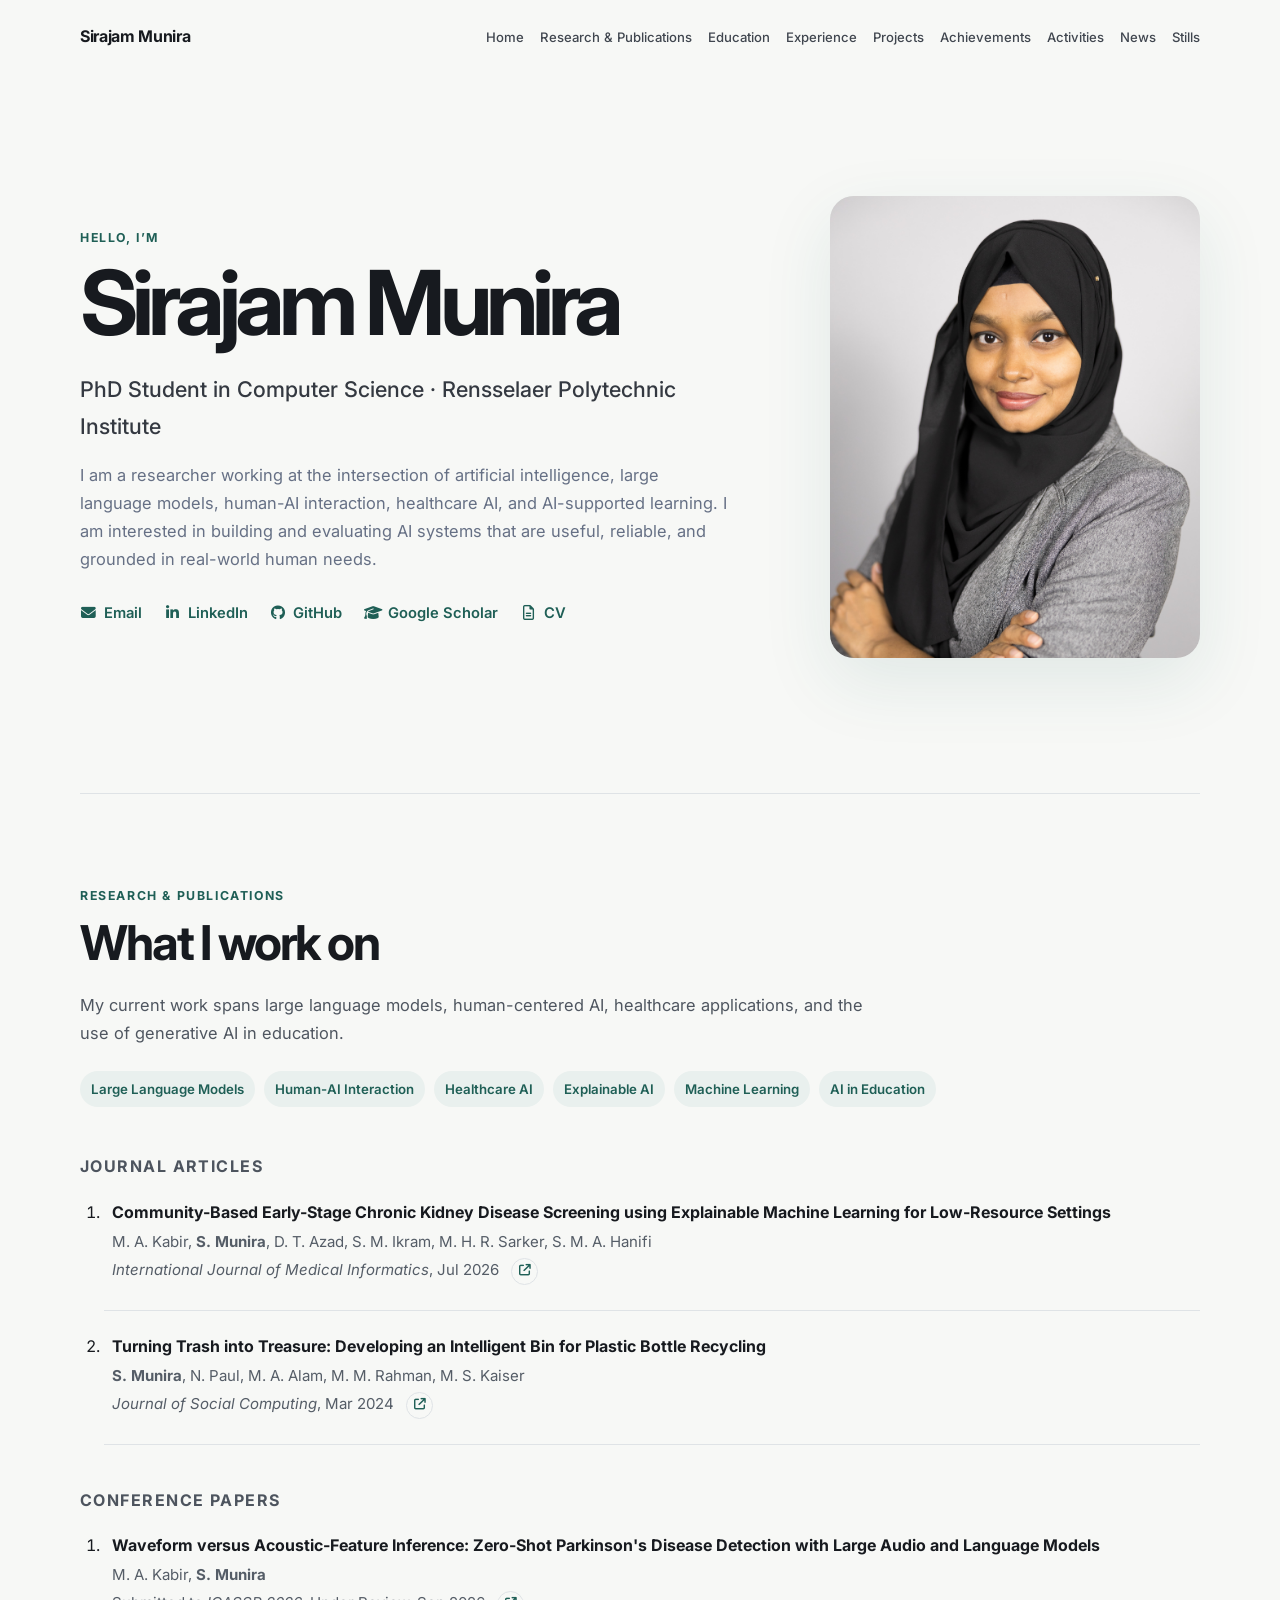
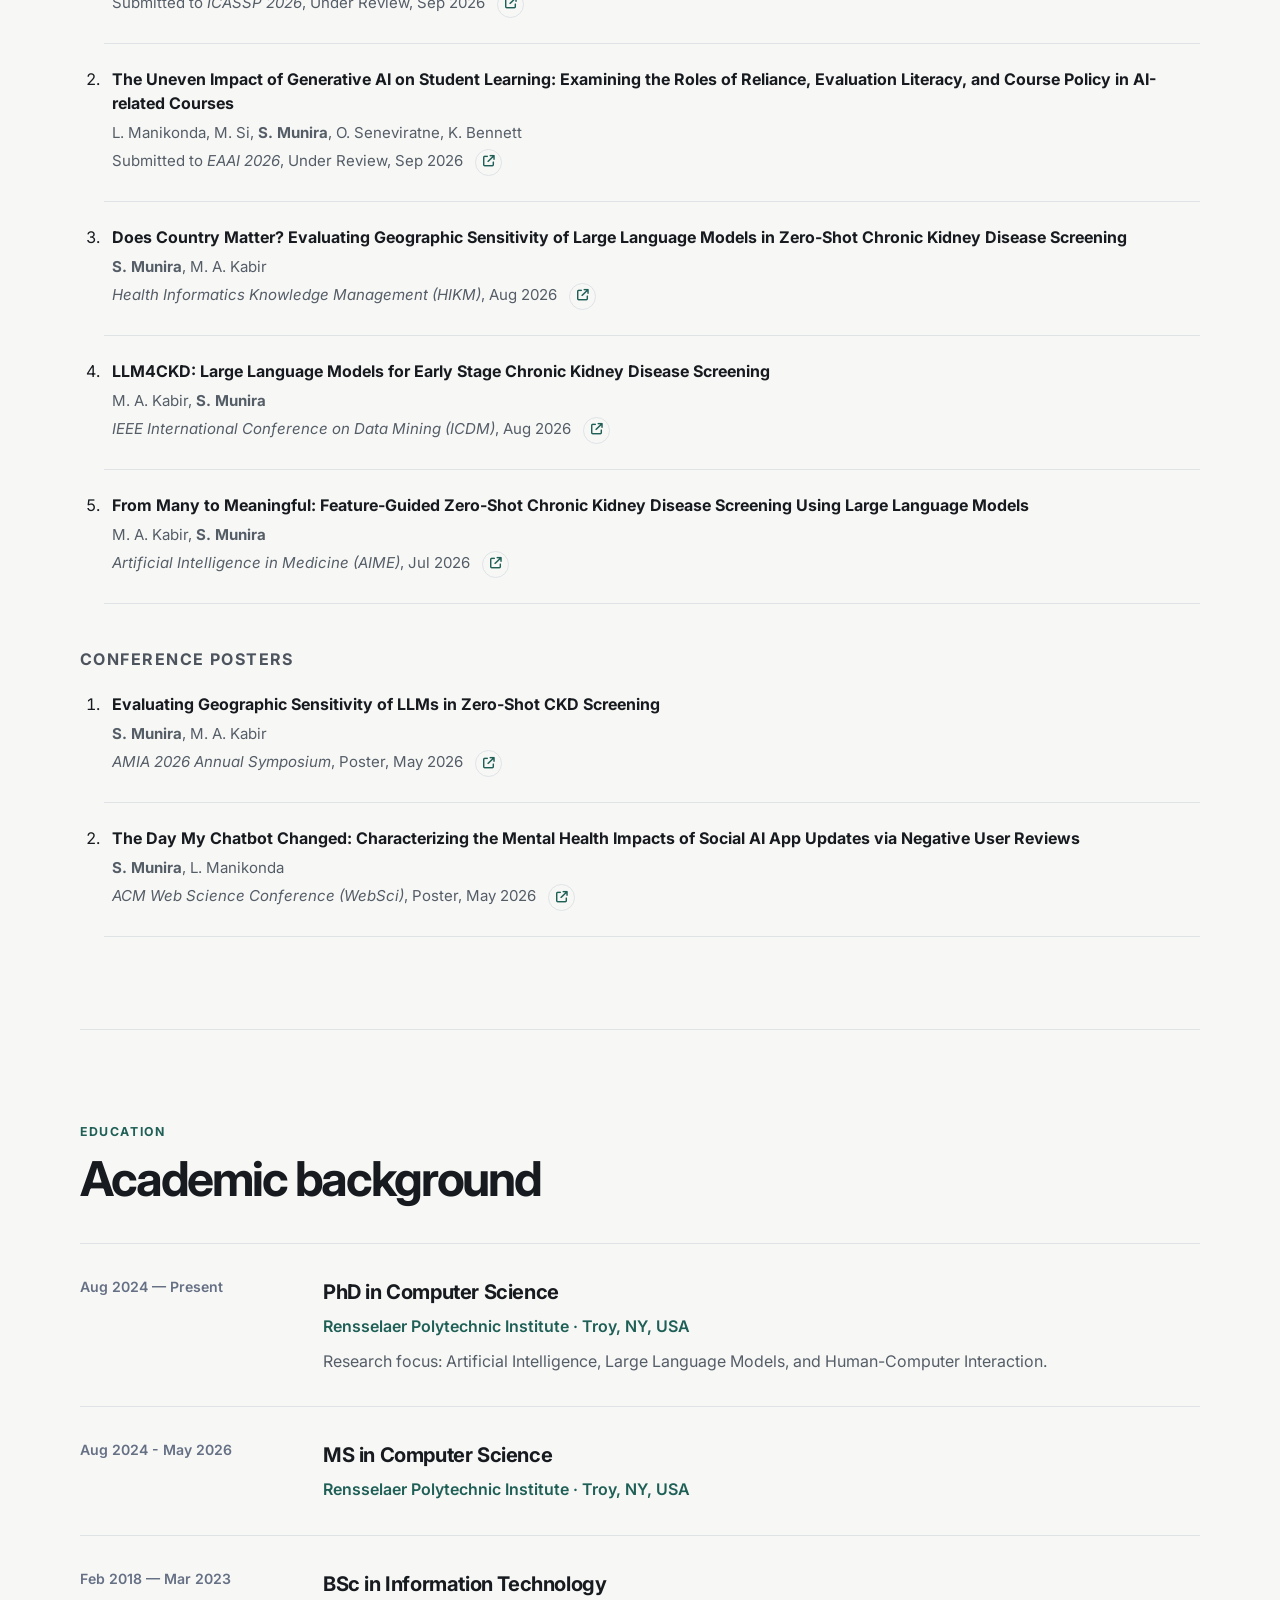
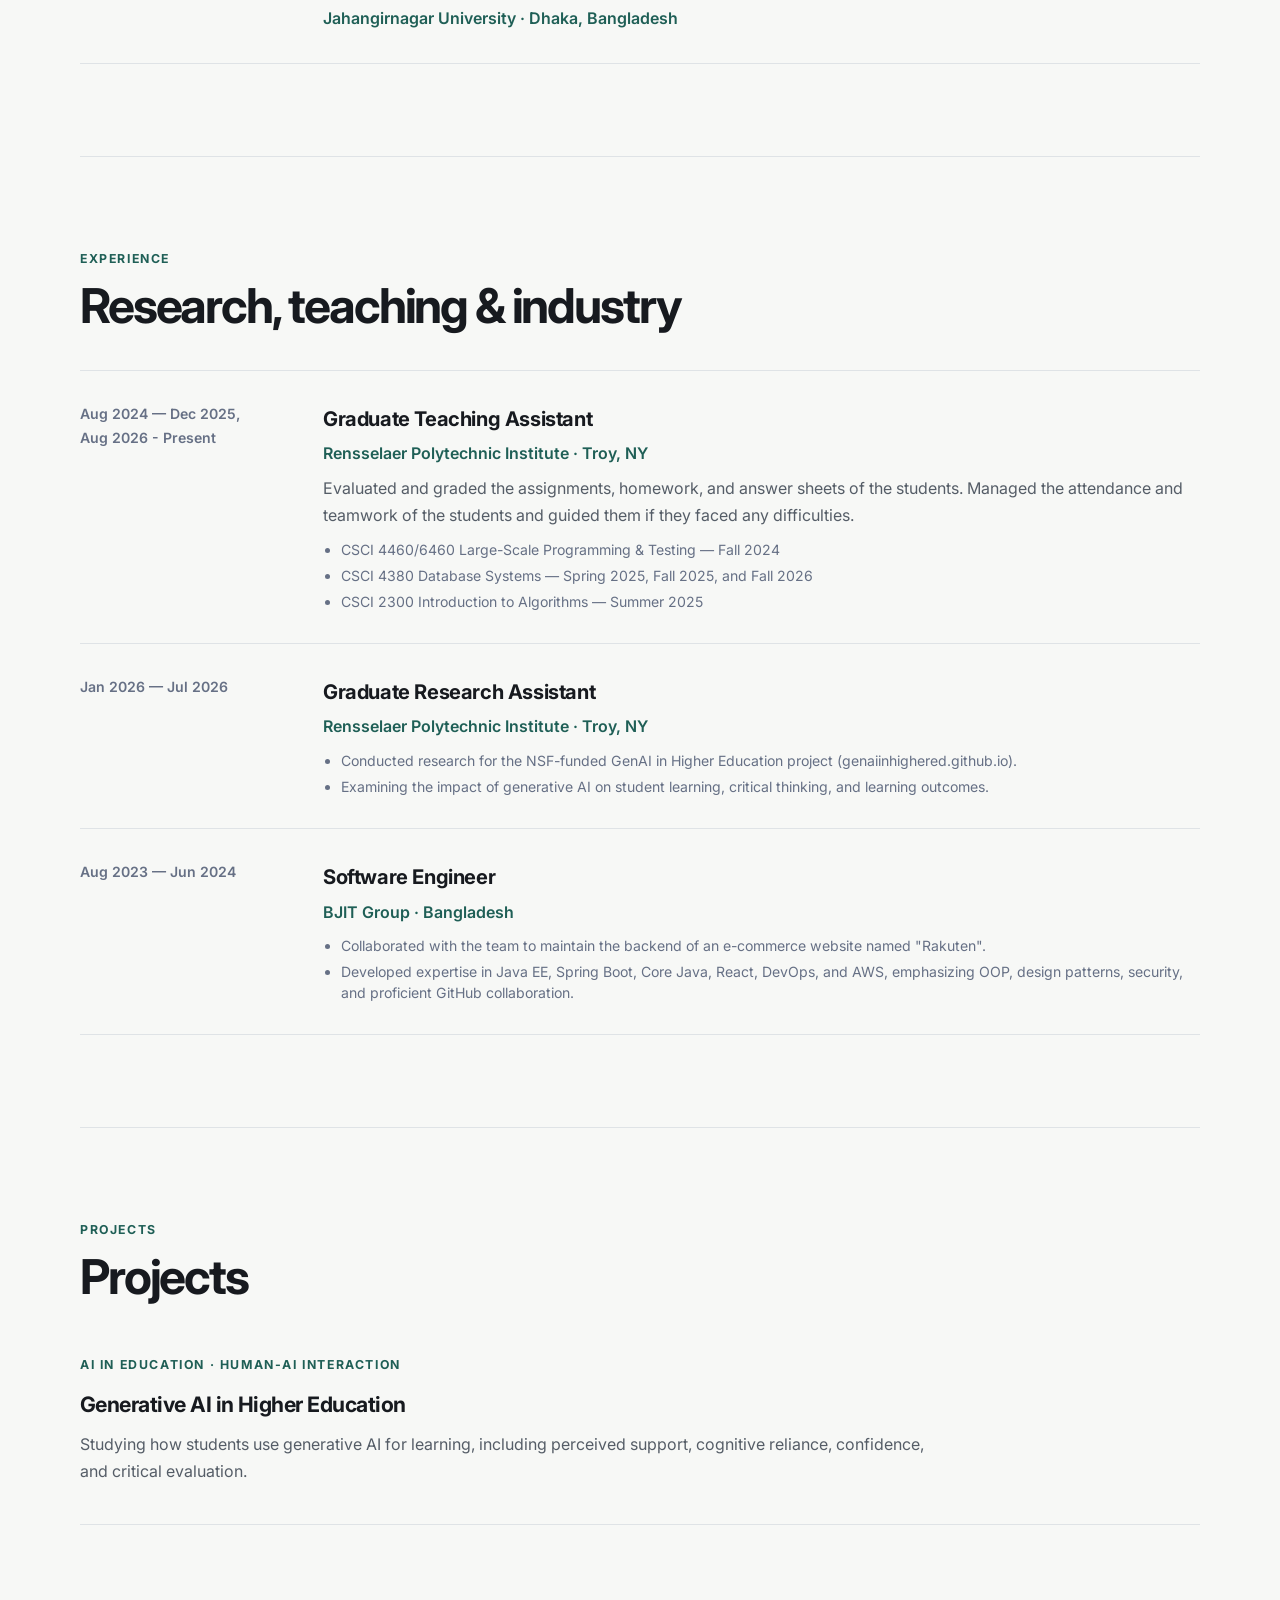
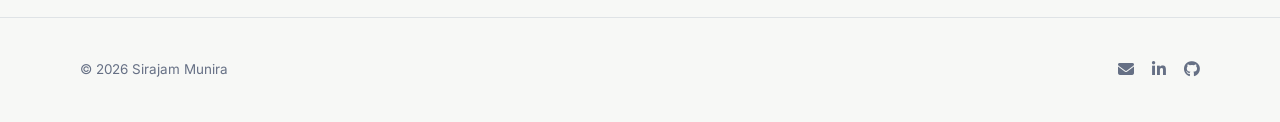
<file: index.html>
<!DOCTYPE html>
<html lang="en">
<head>
  <meta charset="UTF-8" />
  <meta name="viewport" content="width=device-width, initial-scale=1.0" />
  <meta name="description" content="Sirajam Munira — PhD student in Computer Science at Rensselaer Polytechnic Institute working on AI, large language models, human-AI interaction, and healthcare AI." />
  <title>Sirajam Munira</title>
  <link rel="preconnect" href="https://fonts.googleapis.com">
  <link rel="preconnect" href="https://fonts.gstatic.com" crossorigin>
  <link href="https://fonts.googleapis.com/css2?family=Inter:wght@400;500;600;700&display=swap" rel="stylesheet">
  <link rel="stylesheet" href="https://cdnjs.cloudflare.com/ajax/libs/font-awesome/6.5.2/css/all.min.css" />
  <link rel="stylesheet" href="./styles/main.css" />
</head>
<body>
  <div id="site-header"></div>

  <main>
    <section class="hero container" id="home">
      <div class="hero-copy">
        <p class="eyebrow">Hello, I’m</p>
        <h1>Sirajam Munira</h1>
        <p class="hero-role">PhD Student in Computer Science · Rensselaer Polytechnic Institute</p>
        <p class="hero-text">
          I am a researcher working at the intersection of artificial intelligence, large language models,
          human-AI interaction, healthcare AI, and AI-supported learning. I am interested in building and
          evaluating AI systems that are useful, reliable, and grounded in real-world human needs.
        </p>

        <div class="contact-row" aria-label="Contact and profile links">
          <a class="contact-link" href="mailto:munirs@rpi.edu"><i class="fa-solid fa-envelope" aria-hidden="true"></i><span>Email</span></a>
          <a class="contact-link" href="https://linkedin.com/in/munirs" target="_blank" rel="noopener"><i class="fa-brands fa-linkedin-in" aria-hidden="true"></i><span>LinkedIn</span></a>
          <a class="contact-link" href="https://github.com/Sirajam-Munira" target="_blank" rel="noopener"><i class="fa-brands fa-github" aria-hidden="true"></i><span>GitHub</span></a>
          <a class="contact-link" href="https://scholar.google.com/citations?hl=en&user=zDOeN8AAAAAJ&view_op=list_works&sortby=pubdate" aria-label="Google Scholar profile"><i class="fa-solid fa-graduation-cap" aria-hidden="true"></i><span>Google Scholar</span></a>
          <a class="contact-link" href="assets/files/SirajamMunira_Resume.pdf" target="_blank" rel="noopener"><i class="fa-regular fa-file-lines" aria-hidden="true"></i><span>CV</span></a>
        </div>
      </div>

      <div class="hero-photo-wrap">
        <img class="hero-photo" src="assets/images/Munira.jpg" alt="Portrait of Sirajam Munira"
             onerror="this.style.display='none'; this.parentElement.classList.add('photo-placeholder');" />
      </div>
    </section>

    <!-- =========================================================
         RESEARCH & PUBLICATIONS
         ========================================================= -->
    <section class="section container" id="research">
      <div class="section-heading-row">
        <div>
          <p class="section-kicker">Research &amp; Publications</p>
          <h2>What I work on</h2>
        </div>
      </div>

      <p class="section-lead">
        My current work spans large language models, human-centered AI, healthcare applications,
        and the use of generative AI in education.
      </p>

      <div class="tag-list research-tags">
        <span>Large Language Models</span>
        <span>Human-AI Interaction</span>
        <span>Healthcare AI</span>
        <span>Explainable AI</span>
        <span>Machine Learning</span>
        <span>AI in Education</span>
      </div>

      <div class="publications-section home-publications">
        <h3>Journal Articles</h3>
        <ol class="publication-list">
          <li>
            <p class="pub-title">Community-Based Early-Stage Chronic Kidney Disease Screening using Explainable Machine Learning for Low-Resource Settings</p>
            <p class="pub-authors">M. A. Kabir, <strong>S. Munira</strong>, D. T. Azad, S. M. Ikram, M. H. R. Sarker, S. M. A. Hanifi</p>
            <p class="pub-venue"><em>International Journal of Medical Informatics</em>, Jul 2026
              <a class="pub-link" href="https://doi.org/10.1016/j.ijmedinf.2026.106435" target="_blank" rel="noopener" aria-label="Open paper on arXiv" title="Paper link"><i class="fa-solid fa-arrow-up-right-from-square" aria-hidden="true"></i></a>
            </p>
          </li>
          <li>
            <p class="pub-title">Turning Trash into Treasure: Developing an Intelligent Bin for Plastic Bottle Recycling</p>
            <p class="pub-authors"><strong>S. Munira</strong>, N. Paul, M. A. Alam, M. M. Rahman, M. S. Kaiser</p>
            <p class="pub-venue"><em>Journal of Social Computing</em>, Mar 2024
              <a class="pub-link" href="https://doi.org/10.23919/JSC.2024.0001" target="_blank" rel="noopener" aria-label="Open published paper" title="Paper link"><i class="fa-solid fa-arrow-up-right-from-square" aria-hidden="true"></i></a>
            </p>
          </li>
        </ol>

        <h3>Conference Papers</h3>
        <ol class="publication-list">
          <li>
            <p class="pub-title">Waveform versus Acoustic-Feature Inference: Zero-Shot Parkinson's Disease Detection with Large Audio and Language Models</p>
            <p class="pub-authors">M. A. Kabir, <strong>S. Munira</strong></p>
            <p class="pub-venue">Submitted to <em>ICASSP 2026</em>, Under Review, Sep 2026
              <a class="pub-link" href="https://doi.org/10.48550/arXiv.2605.24806" target="_blank" rel="noopener" aria-label="Open published paper" title="Paper link"><i class="fa-solid fa-arrow-up-right-from-square" aria-hidden="true"></i></a>
            </p>
          </li>
          <li>
            <p class="pub-title">The Uneven Impact of Generative AI on Student Learning: Examining the Roles of Reliance, Evaluation Literacy, and Course Policy in AI-related Courses</p>
            <p class="pub-authors">L. Manikonda, M. Si, <strong>S. Munira</strong>, O. Seneviratne, K. Bennett</p>            
            <p class="pub-venue">Submitted to <em>EAAI 2026</em>, Under Review, Sep 2026
              <a class="pub-link" href="https://arxiv.org/pdf/2609.18676" target="_blank" rel="noopener" aria-label="Open published paper" title="Paper link"><i class="fa-solid fa-arrow-up-right-from-square" aria-hidden="true"></i></a>
            </p>
          </li>
          <li>
            <p class="pub-title">Does Country Matter? Evaluating Geographic Sensitivity of Large Language Models in Zero-Shot Chronic Kidney Disease Screening</p>
            <p class="pub-authors"><strong>S. Munira</strong>, M. A. Kabir</p>            
            <p class="pub-venue"><em>Health Informatics Knowledge Management (HIKM)</em>, Aug 2026
              <a class="pub-link" href="https://www.researchgate.net/profile/Sirajam-Munira-10/publication/414355681_Does_Country_Matter_Evaluating_Geographic_Sensitivity_of_Large_Language_Models_in_Zero-Shot_Chronic_Kidney_Disease_Screening/links/6aaa123595bfde5e3aa5faca/Does-Country-Matter-Evaluating-Geographic-Sensitivity-of-Large-Language-Models-in-Zero-Shot-Chronic-Kidney-Disease-Screening.pdf" target="_blank" rel="noopener" aria-label="Open published paper" title="Paper link"><i class="fa-solid fa-arrow-up-right-from-square" aria-hidden="true"></i></a>
            </p>
          </li>
          <li>
            <p class="pub-title">LLM4CKD: Large Language Models for Early Stage Chronic Kidney Disease Screening</p>
            <p class="pub-authors">M. A. Kabir, <strong>S. Munira</strong></p>            
            <p class="pub-venue"><em>IEEE International Conference on Data Mining (ICDM)</em>, Aug 2026
              <a class="pub-link" href="https://arxiv.org/pdf/2609.04013" target="_blank" rel="noopener" aria-label="Open published paper" title="Paper link"><i class="fa-solid fa-arrow-up-right-from-square" aria-hidden="true"></i></a>
            </p>
          </li>
          <li>
            <p class="pub-title">From Many to Meaningful: Feature-Guided Zero-Shot Chronic Kidney Disease Screening Using Large Language Models</p>
            <p class="pub-authors">M. A. Kabir, <strong>S. Munira</strong></p>            
            <p class="pub-venue"><em>Artificial Intelligence in Medicine (AIME)</em>, Jul 2026
              <a class="pub-link" href="https://doi.org/10.1007/978-3-032-30710-1_5" target="_blank" rel="noopener" aria-label="Open published paper" title="Paper link"><i class="fa-solid fa-arrow-up-right-from-square" aria-hidden="true"></i></a>
            </p>
          </li>
        </ol>

        <h3>Conference Posters</h3>
        <ol class="publication-list">
          <li>
            <p class="pub-title">Evaluating Geographic Sensitivity of LLMs in Zero-Shot CKD Screening</p>
            <p class="pub-authors"><strong>S. Munira</strong>, M. A. Kabir</p>            
            <p class="pub-venue"><em>AMIA 2026 Annual Symposium</em>, Poster, May 2026
              <a class="pub-link" href="https://www.researchgate.net/publication/414356257_Evaluating_Geographic_Sensitivity_of_LLMs_in_Zero-Shot_CKD_Screening" target="_blank" rel="noopener" aria-label="Open published paper" title="Paper link"><i class="fa-solid fa-arrow-up-right-from-square" aria-hidden="true"></i></a>
            </p>
          </li>
          <li>
            <p class="pub-title">The Day My Chatbot Changed: Characterizing the Mental Health Impacts of Social AI App Updates via Negative User Reviews</p>
            <p class="pub-authors"><strong>S. Munira</strong>, L. Manikonda </p>            
            <p class="pub-venue"><em>ACM Web Science Conference (WebSci)</em>, Poster, May 2026
              <a class="pub-link" href="https://doi.org/10.1145/3795513.3807437" target="_blank" rel="noopener" aria-label="Open published paper" title="Paper link"><i class="fa-solid fa-arrow-up-right-from-square" aria-hidden="true"></i></a>
            </p>
          </li>
        </ol>
      </div>
    </section>

    <!-- =========================================================
         EDUCATION
         ========================================================= -->
    <section class="section container" id="education">
      <p class="section-kicker">Education</p>
      <h2>Academic background</h2>

      <div class="timeline-list compact-timeline">
        <article class="timeline-item">
          <div class="timeline-date">Aug 2024 — Present</div>
          <div>
            <h3>PhD in Computer Science</h3>
            <p class="meta">Rensselaer Polytechnic Institute · Troy, NY, USA</p>
            <p>Research focus: Artificial Intelligence, Large Language Models, and Human-Computer Interaction.</p>
          </div>
        </article>

        <article class="timeline-item">
          <div class="timeline-date">Aug 2024 - May 2026</div>
          <div>
            <h3>MS in Computer Science</h3>
            <p class="meta">Rensselaer Polytechnic Institute · Troy, NY, USA</p>
          </div>
        </article>

        <article class="timeline-item">
          <div class="timeline-date">Feb 2018 — Mar 2023</div>
          <div>
            <h3>BSc in Information Technology</h3>
            <p class="meta">Jahangirnagar University · Dhaka, Bangladesh</p>
          </div>
        </article>
      </div>
    </section>

    <!-- =========================================================
         EXPERIENCE
         ========================================================= -->
    <section class="section container" id="experience">
      <p class="section-kicker">Experience</p>
      <h2>Research, teaching &amp; industry</h2>

      <div class="timeline-list compact-timeline">

        <article class="timeline-item">
          <div class="timeline-date">Aug 2024 — Dec 2025,<br> Aug 2026 - Present</div>
          <div>
            <h3>Graduate Teaching Assistant</h3>
            <p class="meta">Rensselaer Polytechnic Institute · Troy, NY</p>
            <p>Evaluated and graded the assignments, homework, and answer sheets of the students. Managed the attendance and teamwork of the students and guided them if they faced any difficulties.</p>
            <ul class="timeline-details">
              <li>CSCI 4460/6460 Large-Scale Programming &amp; Testing — Fall 2024</li>
              <li>CSCI 4380 Database Systems — Spring 2025, Fall 2025, and Fall 2026</li>
              <li>CSCI 2300 Introduction to Algorithms — Summer 2025</li>
          </ul>
          </div>
        </article>

        <article class="timeline-item">
          <div class="timeline-date">Jan 2026 — Jul 2026</div>
          <div>
            <h3>Graduate Research Assistant</h3>
            <p class="meta">Rensselaer Polytechnic Institute · Troy, NY</p>
            <ul class="timeline-details">
              <li>Conducted research for the NSF-funded GenAI in Higher Education project (genaiinhighered.github.io).</li>
              <li>Examining the impact of generative AI on student learning, critical thinking, and learning outcomes.</li>
            </ul>
          </div>
        </article>

        <article class="timeline-item">
          <div class="timeline-date">Aug 2023 — Jun 2024</div>
          <div>
            <h3>Software Engineer</h3>
            <p class="meta">BJIT Group · Bangladesh</p>
            <ul class="timeline-details">
              <li>Collaborated with the team to maintain the backend of an e-commerce website named "Rakuten".</li>
              <li>Developed expertise in Java EE, Spring Boot, Core Java, React, DevOps, and AWS, emphasizing OOP, design patterns, security, and proficient GitHub collaboration.</li>
          </ul>
          </div>
        </article>
      </div>
    </section>

    <!-- =========================================================
         PHD PROJECTS
         Keep only current/research-level projects here.
         Older resume/software projects are on Activities.
         ========================================================= -->
    <section class="section container" id="projects">
      <p class="section-kicker">Projects</p>
      <h2>Projects</h2>

        <article class="project-item">
          <p class="project-type">AI in Education · Human-AI Interaction</p>
          <h3>Generative AI in Higher Education</h3>
          <p>Studying how students use generative AI for learning, including perceived support, cognitive reliance, confidence, and critical evaluation.</p>
        </article>
        
    </section>
  </main>

  <div id="site-footer"></div>
  <script src="./script.js"></script>
</body>
</html>
</file>
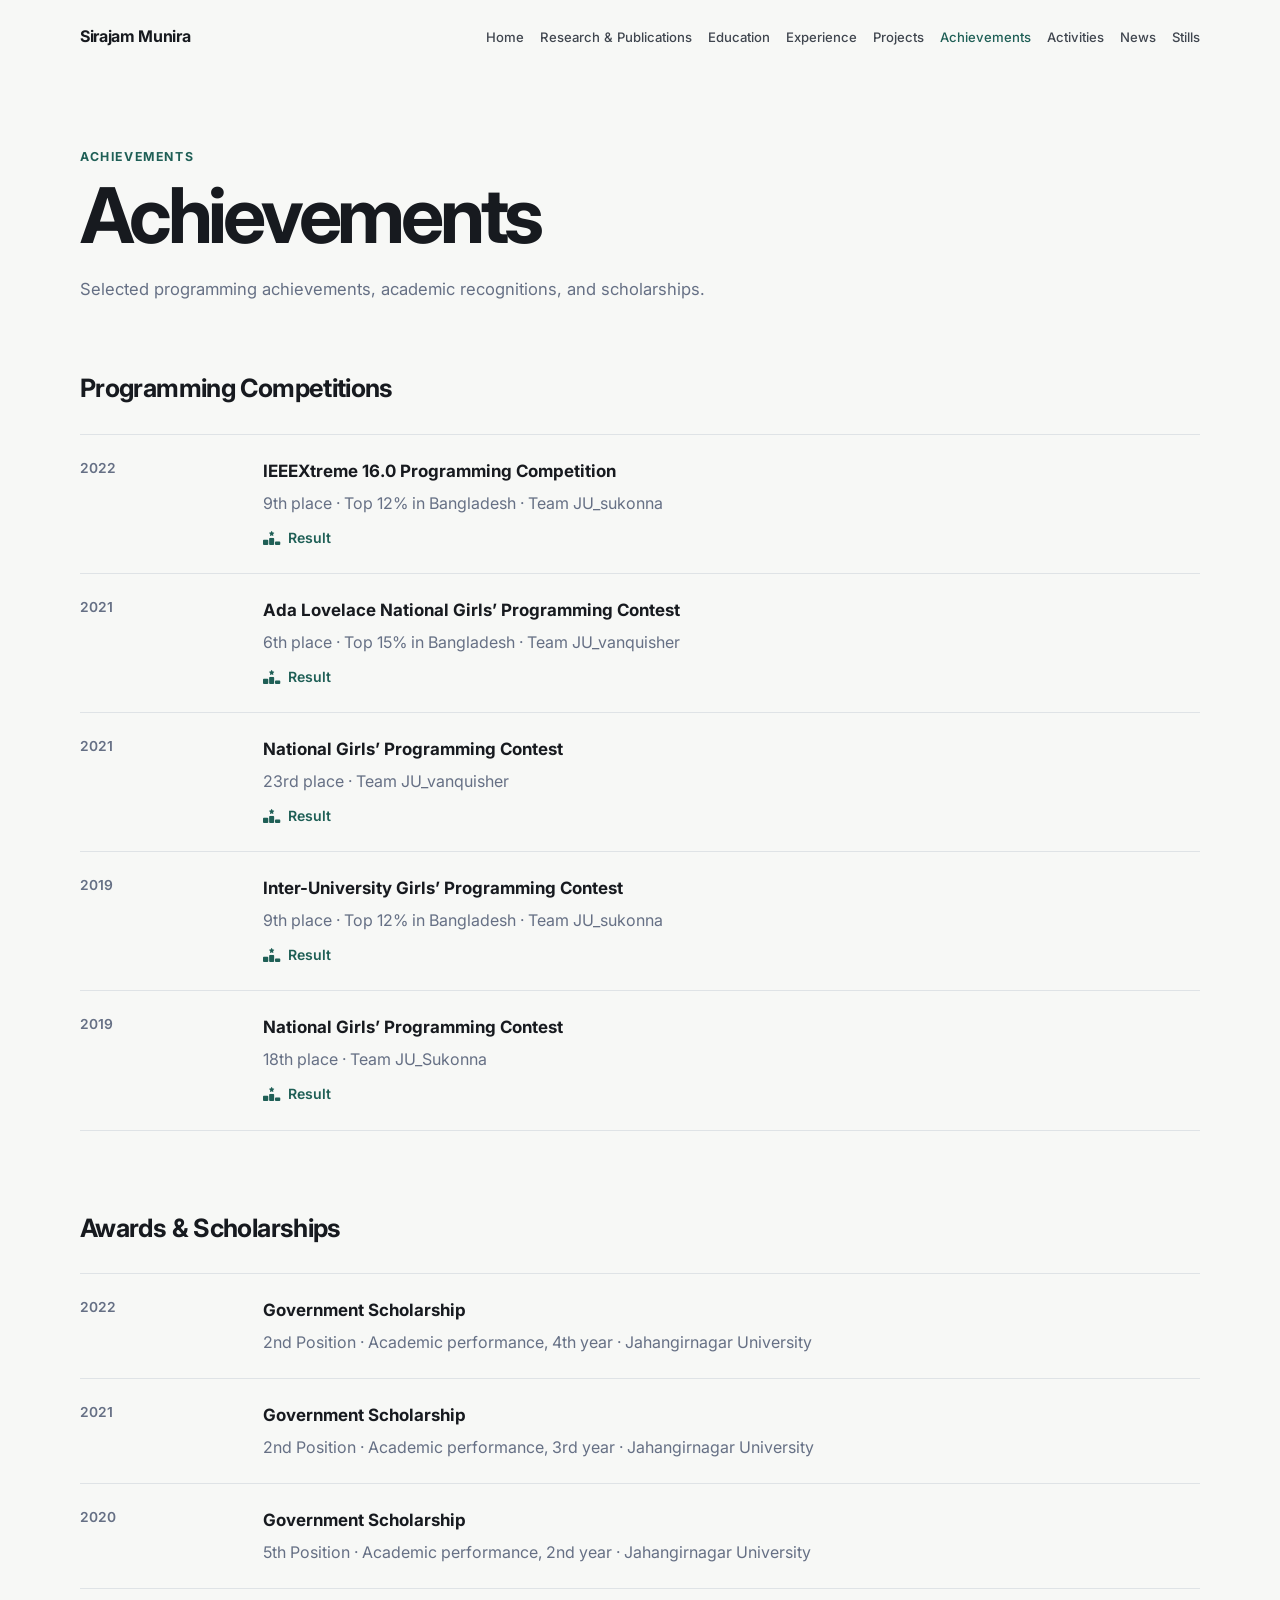
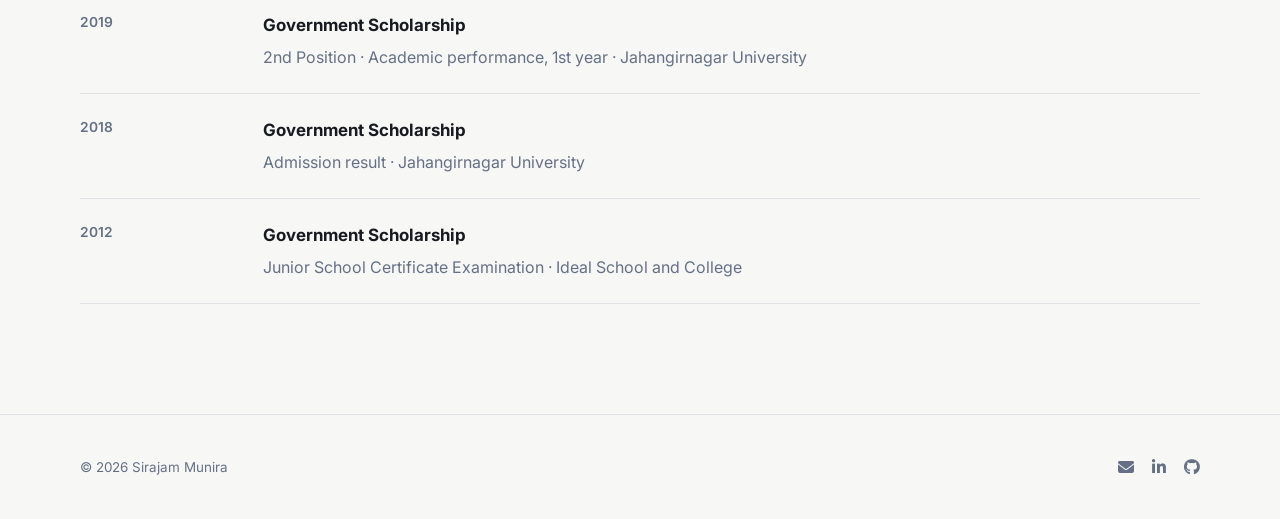
<file: achievements.html>
<!DOCTYPE html>
<html lang="en">
<head>
  <meta charset="UTF-8" />
  <meta name="viewport" content="width=device-width, initial-scale=1.0" />
  <meta name="description" content="Achievements and awards of Sirajam Munira." />
  <title>Achievements | Sirajam Munira</title>
  <link rel="preconnect" href="https://fonts.googleapis.com">
  <link rel="preconnect" href="https://fonts.gstatic.com" crossorigin>
  <link href="https://fonts.googleapis.com/css2?family=Inter:wght@400;500;600;700&display=swap" rel="stylesheet">
  <link rel="stylesheet" href="https://cdnjs.cloudflare.com/ajax/libs/font-awesome/6.5.2/css/all.min.css" />
  <link rel="stylesheet" href="./styles/main.css" />
</head>
<body>
  <div id="site-header"></div>

  <main class="container page-main">
    <div class="page-heading">
      <p class="section-kicker">Achievements</p>
      <h1>Achievements</h1>
      <p class="page-intro">Selected programming achievements, academic recognitions, and scholarships.</p>
    </div>

    <section class="section-block first-block">
      <h2>Programming Competitions</h2>
      <div class="simple-list ranked-list">
        <div>
          <span class="list-year">2022</span>
          <div><h3>IEEEXtreme 16.0 Programming Competition</h3><p>9th place · Top 12% in Bangladesh · Team JU_sukonna</p><a class="result-link" href="https://toph.co/c/iugpc-s2/standings" target="_blank" rel="noopener"><i class="fa-solid fa-ranking-star" aria-hidden="true"></i><span>Result</span></a></div>
        </div>
        <div>
          <span class="list-year">2021</span>
          <div><h3>Ada Lovelace National Girls’ Programming Contest</h3><p>6th place · Top 15% in Bangladesh · Team JU_vanquisher</p><a class="result-link" href="https://toph.co/c/ada-lovelace-national-girls-2021/standings" target="_blank" rel="noopener"><i class="fa-solid fa-ranking-star" aria-hidden="true"></i><span>Result</span></a></div>
        </div>
        <div>
          <span class="list-year">2021</span>
          <div><h3>National Girls’ Programming Contest</h3><p>23rd place · Team JU_vanquisher</p><a class="result-link" href="https://toph.co/c/ngpc-2021/standings" target="_blank" rel="noopener"><i class="fa-solid fa-ranking-star" aria-hidden="true"></i><span>Result</span></a></div>
        </div>
        <div>
          <span class="list-year">2019</span>
          <div><h3>Inter-University Girls’ Programming Contest</h3><p>9th place · Top 12% in Bangladesh · Team JU_sukonna</p><a class="result-link" href="https://toph.co/c/iugpc-s2/standings" target="_blank" rel="noopener"><i class="fa-solid fa-ranking-star" aria-hidden="true"></i><span>Result</span></a></div>
        </div>
        <div>
          <span class="list-year">2019</span>
          <div><h3>National Girls’ Programming Contest</h3><p>18th place · Team JU_Sukonna</p><a class="result-link" href="https://toph.co/c/ngpc-2019/standings" target="_blank" rel="noopener"><i class="fa-solid fa-ranking-star" aria-hidden="true"></i><span>Result</span></a></div>
        </div>
      </div>
    </section>

    <section class="section-block">
      <h2>Awards &amp; Scholarships</h2>
      <div class="simple-list ranked-list">
        <div><span class="list-year">2022</span><div><h3>Government Scholarship</h3><p>2nd Position · Academic performance, 4th year · Jahangirnagar University</p></div></div>
        <div><span class="list-year">2021</span><div><h3>Government Scholarship</h3><p>2nd Position · Academic performance, 3rd year · Jahangirnagar University</p></div></div>
        <div><span class="list-year">2020</span><div><h3>Government Scholarship</h3><p>5th Position · Academic performance, 2nd year · Jahangirnagar University</p></div></div>
        <div><span class="list-year">2019</span><div><h3>Government Scholarship</h3><p>2nd Position · Academic performance, 1st year · Jahangirnagar University</p></div></div>
        <div><span class="list-year">2018</span><div><h3>Government Scholarship</h3><p>Admission result · Jahangirnagar University</p></div></div>
        <div><span class="list-year">2012</span><div><h3>Government Scholarship</h3><p>Junior School Certificate Examination · Ideal School and College</p></div></div>
      </div>
    </section>
  </main>

  <div id="site-footer"></div>
  <script src="./script.js"></script>
</body>
</html>
</file>
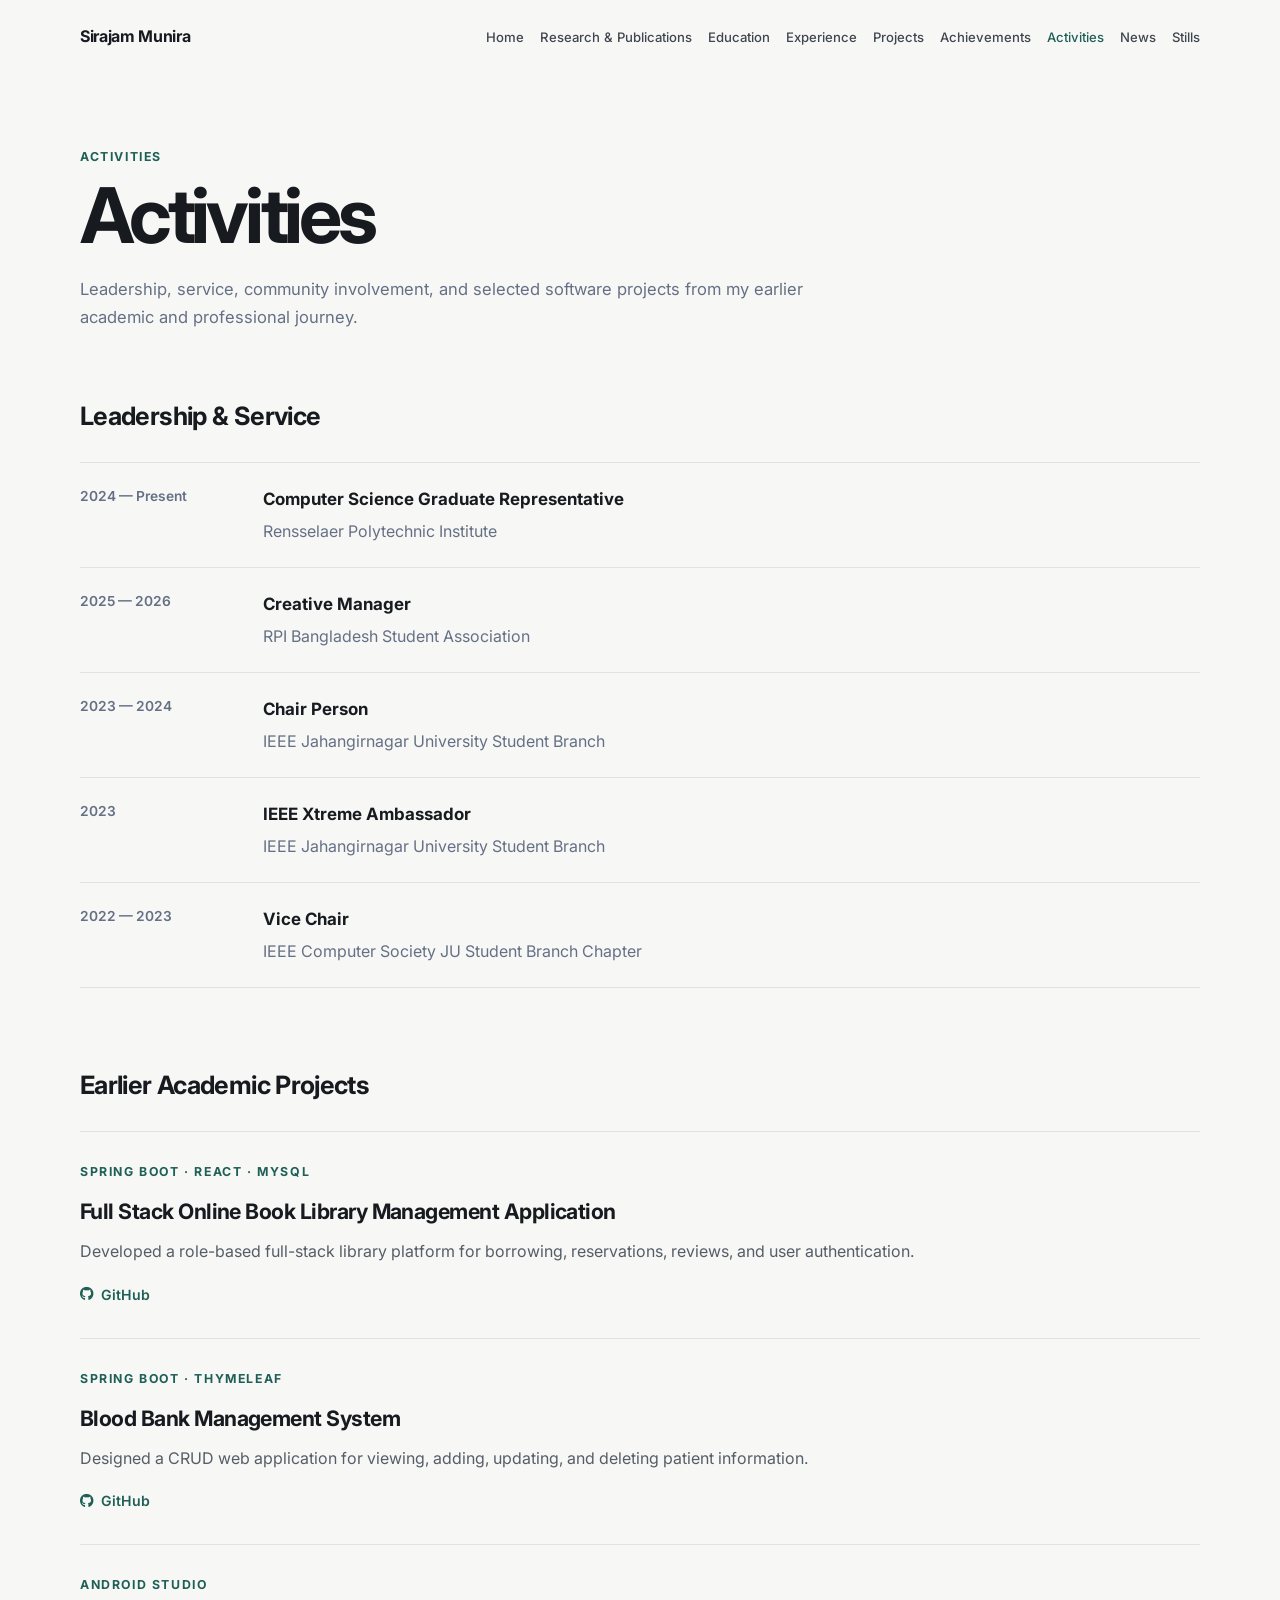
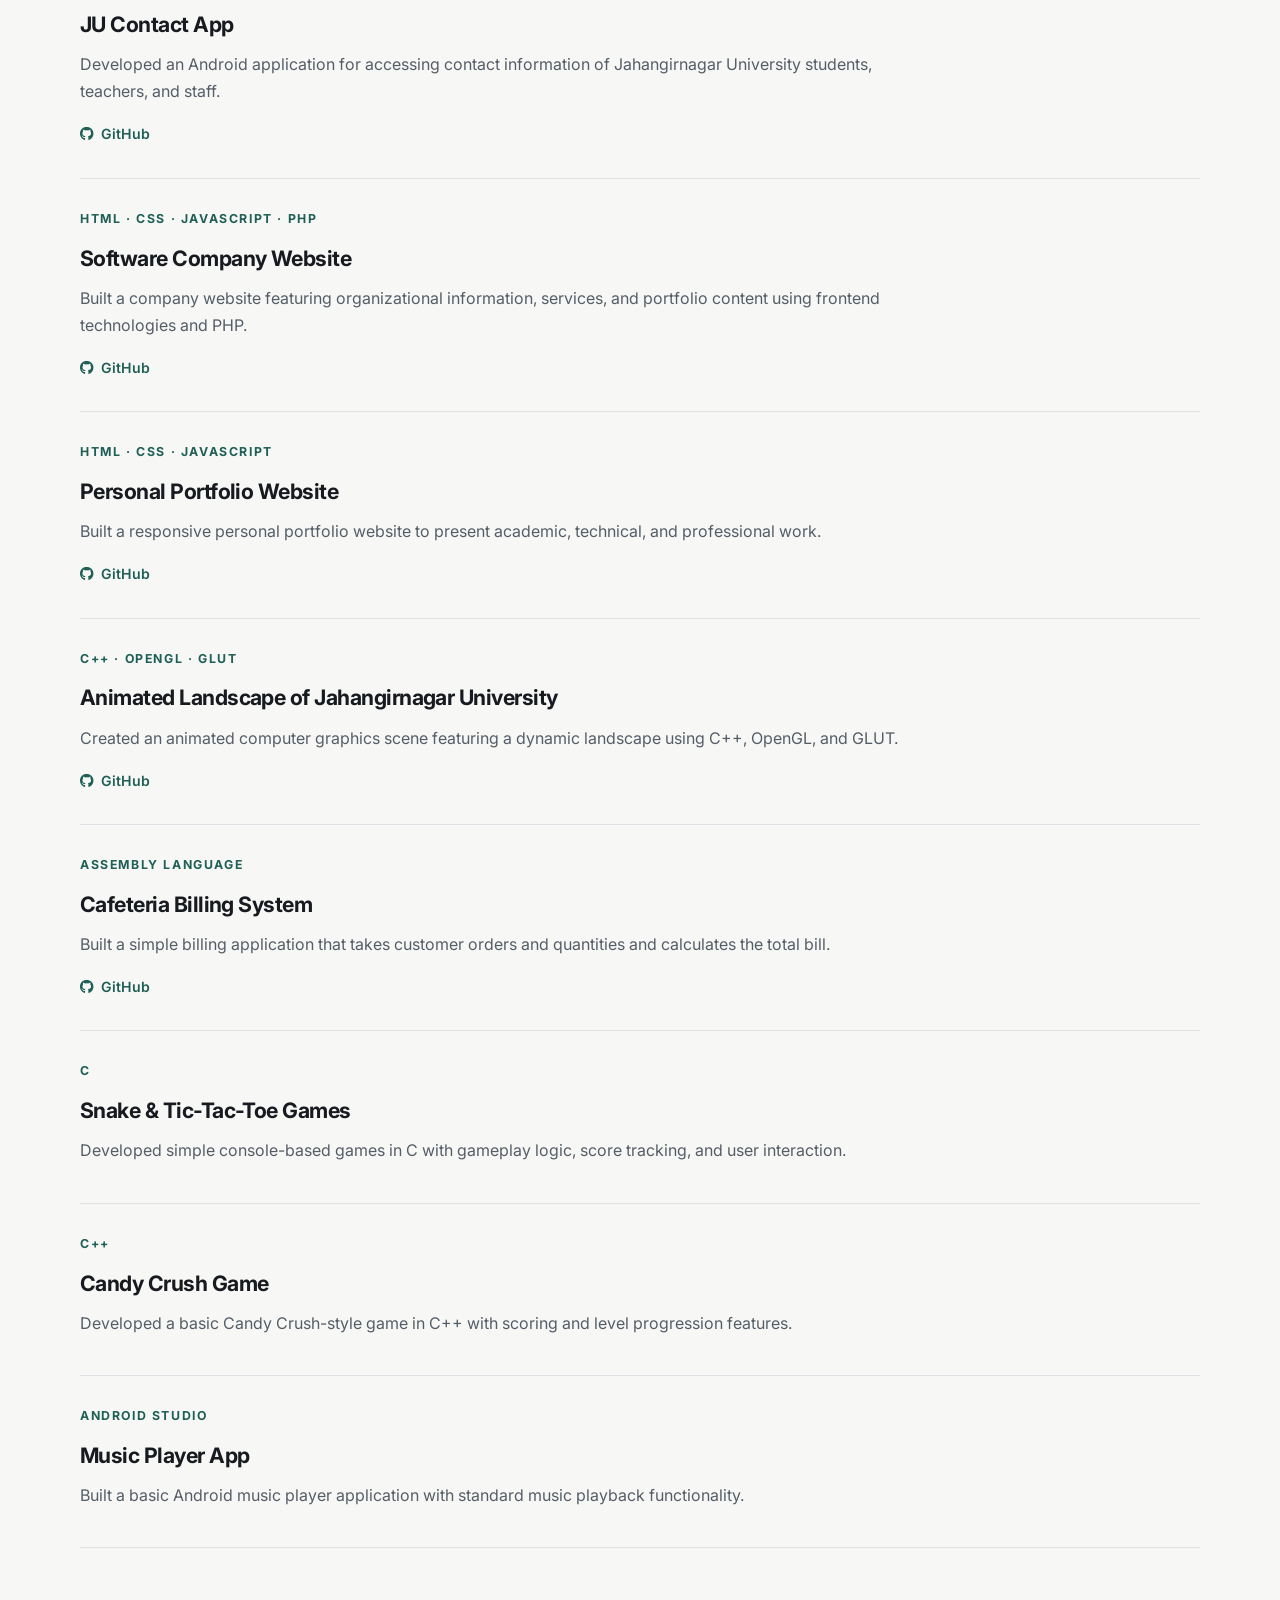
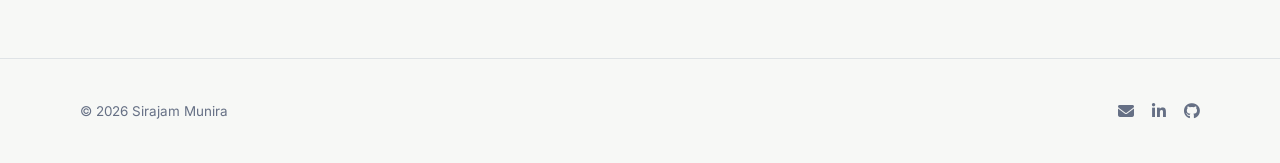
<file: activities.html>
<!DOCTYPE html>
<html lang="en">
<head>
  <meta charset="UTF-8" />
  <meta name="viewport" content="width=device-width, initial-scale=1.0" />
  <meta name="description" content="Activities, leadership, service, and earlier software projects of Sirajam Munira." />
  <title>Activities | Sirajam Munira</title>
  <link rel="preconnect" href="https://fonts.googleapis.com">
  <link rel="preconnect" href="https://fonts.gstatic.com" crossorigin>
  <link href="https://fonts.googleapis.com/css2?family=Inter:wght@400;500;600;700&display=swap" rel="stylesheet">
  <link rel="stylesheet" href="https://cdnjs.cloudflare.com/ajax/libs/font-awesome/6.5.2/css/all.min.css" />
  <link rel="stylesheet" href="./styles/main.css" />
</head>
<body>
  <div id="site-header"></div>

  <main class="container page-main">
    <div class="page-heading">
      <p class="section-kicker">Activities</p>
      <h1>Activities</h1>
      <p class="page-intro">Leadership, service, community involvement, and selected software projects from my earlier academic and professional journey.</p>
    </div>

    <section class="section-block first-block">
      <h2>Leadership &amp; Service</h2>
      <div class="simple-list ranked-list">
        <div><span class="list-year">2024 — Present</span><div><h3>Computer Science Graduate Representative</h3><p>Rensselaer Polytechnic Institute</p></div></div>
        <div><span class="list-year">2025 — 2026</span><div><h3>Creative Manager</h3><p>RPI Bangladesh Student Association</p></div></div>
        <div><span class="list-year">2023 — 2024</span><div><h3>Chair Person</h3><p>IEEE Jahangirnagar University Student Branch</p></div></div>
        <div><span class="list-year">2023</span><div><h3>IEEE Xtreme Ambassador</h3><p>IEEE Jahangirnagar University Student Branch</p></div></div>
        <div><span class="list-year">2022 — 2023</span><div><h3>Vice Chair</h3><p>IEEE Computer Society JU Student Branch Chapter</p></div></div>
      </div>
    </section>

    <!-- Resume/older software projects live here so the homepage remains research-focused. -->
    <section class="section-block">
  <h2>Earlier Academic Projects</h2>

  <div class="project-list compact-projects">

    <article class="project-item">
      <p class="project-type">Spring Boot · React · MySQL</p>
      <h3>Full Stack Online Book Library Management Application</h3>
      <p>Developed a role-based full-stack library platform for borrowing, reservations, reviews, and user authentication.</p>
      <a class="project-link" href="https://github.com/Sirajam-Munira" target="_blank" rel="noopener">
        <i class="fa-brands fa-github" aria-hidden="true"></i>
        <span>GitHub</span>
      </a>
    </article>

    <article class="project-item">
      <p class="project-type">Spring Boot · Thymeleaf</p>
      <h3>Blood Bank Management System</h3>
      <p>Designed a CRUD web application for viewing, adding, updating, and deleting patient information.</p>
      <a class="project-link" href="https://github.com/Sirajam-Munira" target="_blank" rel="noopener">
        <i class="fa-brands fa-github" aria-hidden="true"></i>
        <span>GitHub</span>
      </a>
    </article>

    <article class="project-item">
      <p class="project-type">Android Studio</p>
      <h3>JU Contact App</h3>
      <p>Developed an Android application for accessing contact information of Jahangirnagar University students, teachers, and staff.</p>
      <a class="project-link" href="https://github.com/Sirajam-Munira/JU-Contact-App" target="_blank" rel="noopener">
        <i class="fa-brands fa-github" aria-hidden="true"></i>
        <span>GitHub</span>
      </a>
    </article>

    <article class="project-item">
      <p class="project-type">HTML · CSS · JavaScript · PHP</p>
      <h3>Software Company Website</h3>
      <p>Built a company website featuring organizational information, services, and portfolio content using frontend technologies and PHP.</p>
      <a class="project-link" href="https://github.com/Sirajam-Munira/Software-Company-Website" target="_blank" rel="noopener">
        <i class="fa-brands fa-github" aria-hidden="true"></i>
        <span>GitHub</span>
      </a>
    </article>

    <article class="project-item">
      <p class="project-type">HTML · CSS · JavaScript</p>
      <h3>Personal Portfolio Website</h3>
      <p>Built a responsive personal portfolio website to present academic, technical, and professional work.</p>
      <a class="project-link" href="https://github.com/Sirajam-Munira/munira" target="_blank" rel="noopener">
        <i class="fa-brands fa-github" aria-hidden="true"></i>
        <span>GitHub</span>
      </a>
    </article>

    <article class="project-item">
      <p class="project-type">C++ · OpenGL · GLUT</p>
      <h3>Animated Landscape of Jahangirnagar University</h3>
      <p>Created an animated computer graphics scene featuring a dynamic landscape using C++, OpenGL, and GLUT.</p>
      <a class="project-link" href="https://github.com/Sirajam-Munira/Animated-Landscape-Of-Jahangirnagar-University-with-OpenGL" target="_blank" rel="noopener">
        <i class="fa-brands fa-github" aria-hidden="true"></i>
        <span>GitHub</span>
      </a>
    </article>

    <article class="project-item">
      <p class="project-type">Assembly Language</p>
      <h3>Cafeteria Billing System</h3>
      <p>Built a simple billing application that takes customer orders and quantities and calculates the total bill.</p>
      <a class="project-link" href="https://github.com/Sirajam-Munira/Cafeteria-billing-system-with-assembly-language" target="_blank" rel="noopener">
        <i class="fa-brands fa-github" aria-hidden="true"></i>
        <span>GitHub</span>
      </a>
    </article>

    <article class="project-item">
      <p class="project-type">C</p>
      <h3>Snake &amp; Tic-Tac-Toe Games</h3>
      <p>Developed simple console-based games in C with gameplay logic, score tracking, and user interaction.</p>
    </article>

    <article class="project-item">
      <p class="project-type">C++</p>
      <h3>Candy Crush Game</h3>
      <p>Developed a basic Candy Crush-style game in C++ with scoring and level progression features.</p>
    </article>

    <article class="project-item">
      <p class="project-type">Android Studio</p>
      <h3>Music Player App</h3>
      <p>Built a basic Android music player application with standard music playback functionality.</p>
    </article>

  </div>
</section>
  </main>

  <div id="site-footer"></div>
  <script src="./script.js"></script>
</body>
</html>
</file>
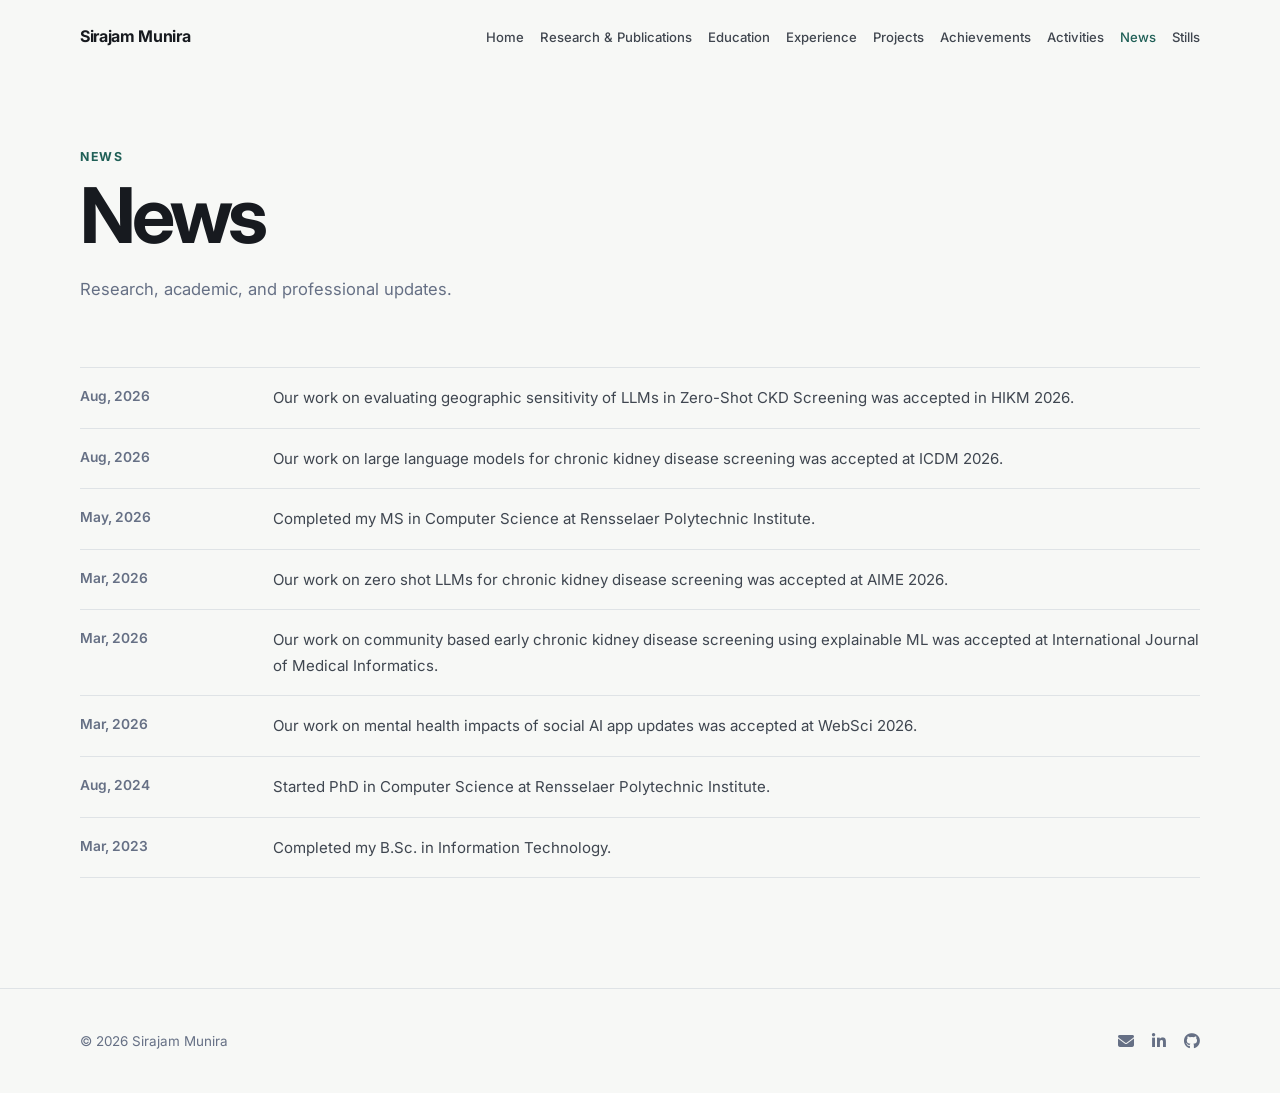
<file: news.html>
<!DOCTYPE html>
<html lang="en">
<head>
  <meta charset="UTF-8" />
  <meta name="viewport" content="width=device-width, initial-scale=1.0" />
  <meta name="description" content="News and updates from Sirajam Munira." />
  <title>News | Sirajam Munira</title>
  <link rel="preconnect" href="https://fonts.googleapis.com">
  <link rel="preconnect" href="https://fonts.gstatic.com" crossorigin>
  <link href="https://fonts.googleapis.com/css2?family=Inter:wght@400;500;600;700&display=swap" rel="stylesheet">
  <link rel="stylesheet" href="https://cdnjs.cloudflare.com/ajax/libs/font-awesome/6.5.2/css/all.min.css" />
  <link rel="stylesheet" href="./styles/main.css" />
</head>
<body>
  <div id="site-header"></div>

  <main class="container page-main">
    <div class="page-heading">
      <p class="section-kicker">News</p>
      <h1>News</h1>
      <p class="page-intro">Research, academic, and professional updates.</p>
    </div>

    <ul class="news-simple-list">
      <li>
        <time datetime="">Aug, 2026</time>
        <span>Our work on evaluating geographic sensitivity of LLMs in Zero-Shot CKD Screening was accepted in HIKM 2026.</span>
      </li>
      <li>
        <time datetime="">Aug, 2026</time>
        <span>Our work on large language models for chronic kidney disease screening was accepted at ICDM 2026.</span>
      </li>
      <li>
        <time datetime="">May, 2026</time>
        <span>Completed my MS in Computer Science at Rensselaer Polytechnic Institute.</span>
      </li>
      <li>
        <time datetime="">Mar, 2026</time>
        <span>Our work on zero shot LLMs for chronic kidney disease screening was accepted at AIME 2026.</span>
      </li>
      <li>
        <time datetime="">Mar, 2026</time>
        <span>Our work on community based early chronic kidney disease screening using explainable ML was accepted at International Journal of Medical Informatics.</span>
      </li>
      <li>
        <time datetime="">Mar, 2026</time>
        <span>Our work on mental health impacts of social AI app updates was accepted at WebSci 2026.</span>
      </li>
      <li>
        <time datetime="">Aug, 2024</time>
        <span>Started PhD in Computer Science at Rensselaer Polytechnic Institute.</span>
      </li>
      <li>
        <time datetime="">Mar, 2023</time>
        <span>Completed my B.Sc. in Information Technology.</span>
      </li>
    </ul>
  </main>

  <div id="site-footer"></div>
  <script src="./script.js"></script>
</body>
</html>
</file>
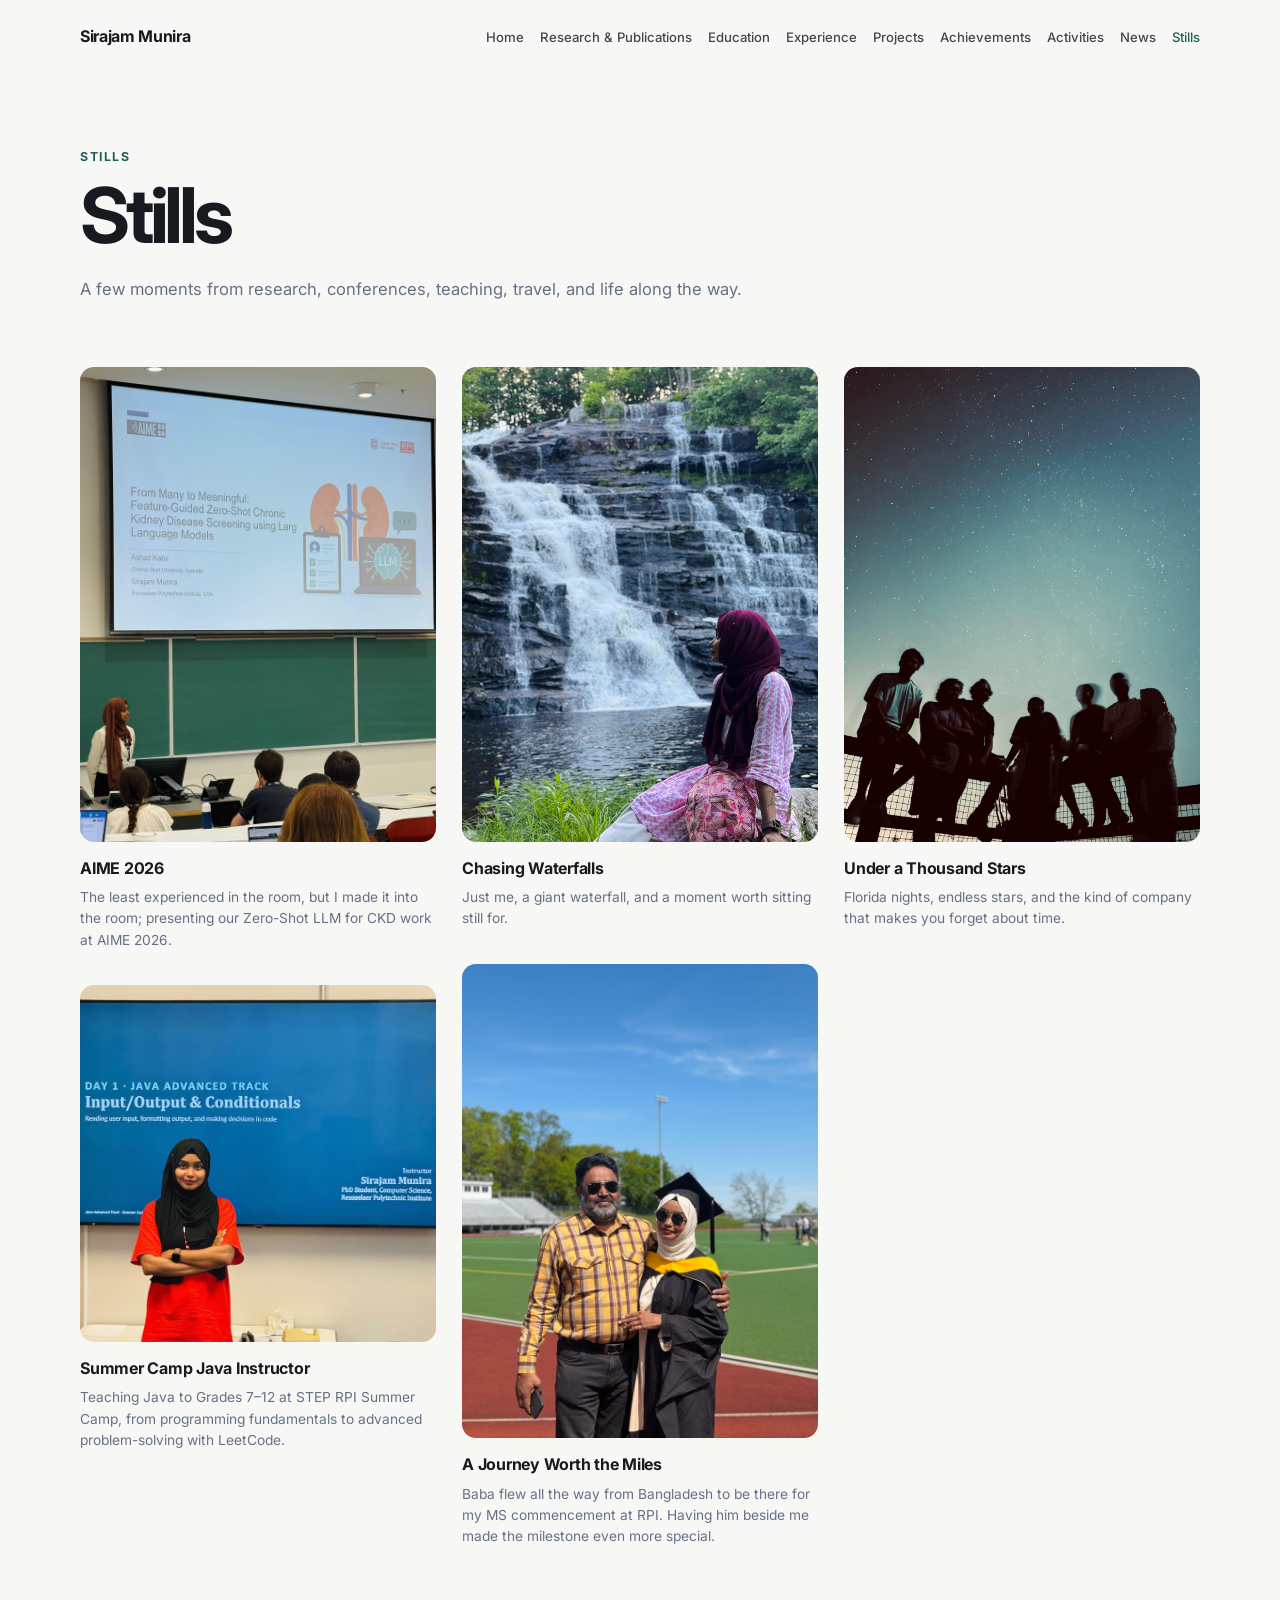
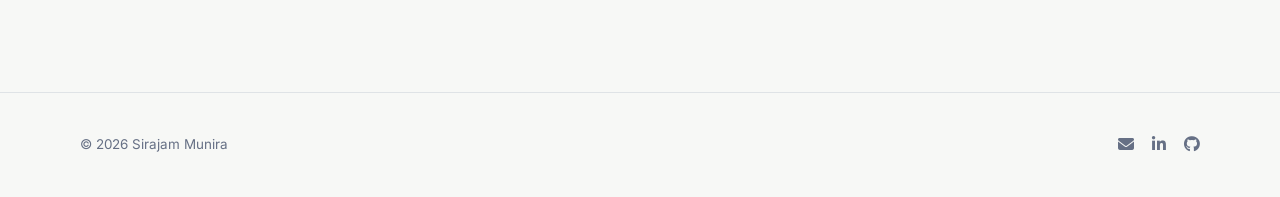
<file: stills.html>
<!DOCTYPE html>
<html lang="en">
<head>
  <meta charset="UTF-8" />
  <meta name="viewport" content="width=device-width, initial-scale=1.0" />
  <meta name="description" content="Stills from the academic and personal journey of Sirajam Munira." />
  <title>Stills | Sirajam Munira</title>
  <link rel="preconnect" href="https://fonts.googleapis.com">
  <link rel="preconnect" href="https://fonts.gstatic.com" crossorigin>
  <link href="https://fonts.googleapis.com/css2?family=Inter:wght@400;500;600;700&display=swap" rel="stylesheet">
  <link rel="stylesheet" href="https://cdnjs.cloudflare.com/ajax/libs/font-awesome/6.5.2/css/all.min.css" />
  <link rel="stylesheet" href="./styles/main.css" />
</head>
<body>
  <div id="site-header"></div>

  <main class="container page-main">
    <div class="page-heading">
      <p class="section-kicker">Stills</p>
      <h1>Stills</h1>
      <p class="page-intro">A few moments from research, conferences, teaching, travel, and life along the way.</p>
    </div>

    <!--
      Add your images to assets/images/stills/ using the filenames below.
      You can also duplicate a <figure> block to add more photos.
    -->
    <section class="stills-grid">
      <figure class="still-card">
        <div class="still-image-wrap"><img src="assets/images/stills/Still2.jpeg" alt="Conference / Research" onerror="this.style.display='none'; this.parentElement.classList.add('still-placeholder');"></div>
        <figcaption>
          <h2>AIME 2026</h2>
          <p>The least experienced in the room, but I made it into the room; presenting our Zero-Shot LLM for CKD work at AIME 2026.
</p>
        </figcaption>
      </figure>
      <figure class="still-card">
        <div class="still-image-wrap"><img src="assets/images/stills/Still1.jpg" alt="Teaching" onerror="this.style.display='none'; this.parentElement.classList.add('still-placeholder');"></div>
        <figcaption>
          <h2>Summer Camp Java Instructor</h2>
          <p>Teaching Java to Grades 7–12 at STEP RPI Summer Camp, from programming fundamentals to advanced problem-solving with LeetCode.</p>
        </figcaption>
      </figure>
      <figure class="still-card">
        <div class="still-image-wrap"><img src="assets/images/stills/Still3.jpeg" alt="Chasing Waterfalls" onerror="this.style.display='none'; this.parentElement.classList.add('still-placeholder');"></div>
        <figcaption>
          <h2>Chasing Waterfalls</h2>
          <p>Just me, a giant waterfall, and a moment worth sitting still for.</p>
        </figcaption>
      </figure>
      <figure class="still-card">
        <div class="still-image-wrap"><img src="assets/images/stills/Still4.jpeg" alt="Community" onerror="this.style.display='none'; this.parentElement.classList.add('still-placeholder');"></div>
        <figcaption>
          <h2>A Journey Worth the Miles</h2>
          <p>Baba flew all the way from Bangladesh to be there for my MS commencement at RPI. Having him beside me made the milestone even more special.</p>
        </figcaption>
      </figure>
      <figure class="still-card">
        <div class="still-image-wrap"><img src="assets/images/stills/Still5.jpeg" alt="Community" onerror="this.style.display='none'; this.parentElement.classList.add('still-placeholder');"></div>
        <figcaption>
          <h2>Under a Thousand Stars</h2>
          <p>Florida nights, endless stars, and the kind of company that makes you forget about time.</p>
        </figcaption>
      </figure>
    </section>
  </main>

  <div id="site-footer"></div>
  <script src="./script.js"></script>
</body>
</html>
</file>
<file: styles/main.css>
:root {
  --bg: #f7f8f6;
  --surface: #ffffff;
  --text: #171a1f;
  --muted: #667085;
  --line: #dfe3e6;
  --accent: #1f5f56;
  --accent-soft: #e9f0ee;
  --max-width: 1120px;
}

* { box-sizing: border-box; }
html { scroll-behavior: smooth; }
body {
  margin: 0;
  font-family: "Inter", system-ui, -apple-system, BlinkMacSystemFont, "Segoe UI", sans-serif;
  background: var(--bg);
  color: var(--text);
  line-height: 1.7;
  -webkit-font-smoothing: antialiased;
}

a { color: var(--accent); text-decoration: none; }
a:hover { text-decoration: underline; }
img { max-width: 100%; display: block; }

.container {
  width: min(calc(100% - 40px), var(--max-width));
  margin-inline: auto;
}

#site-header {
  position: sticky;
  top: 0;
  z-index: 1000;
}

.site-header {
  background: rgba(247, 248, 246, 0.93);
  backdrop-filter: blur(14px);
  border-bottom: 1px solid transparent;
  transition: border-color .2s ease, box-shadow .2s ease;
}

.site-header.scrolled {
  border-bottom-color: var(--line);
  box-shadow: 0 4px 20px rgba(0,0,0,.035);
}

.nav-wrap {
  min-height: 74px;
  display: flex;
  align-items: center;
  justify-content: space-between;
  gap: 30px;
}

.brand {
  color: var(--text);
  font-weight: 700;
  letter-spacing: -.02em;
  font-size: 1rem;
}
.brand:hover { color: var(--accent); text-decoration: none; }

.nav-links { display: flex; align-items: center; gap: 16px; }
.nav-links a { color: #40464f; font-size: .82rem; font-weight: 500; white-space: nowrap; }
.nav-links a.active,
.nav-links a:hover { color: var(--accent); text-decoration: none; }

.menu-button {
  display: none;
  align-items: center;
  gap: 7px;
  border: 1px solid var(--line);
  background: transparent;
  border-radius: 9px;
  padding: 7px 10px;
  font: inherit;
  color: var(--text);
}

/* ---------- Home intro ---------- */
.hero {
  min-height: calc(88vh - 74px);
  display: grid;
  grid-template-columns: 1.25fr .75fr;
  gap: 76px;
  align-items: center;
  padding-block: 76px 90px;
}

.eyebrow,
.section-kicker,
.project-type {
  margin: 0 0 10px;
  font-size: .77rem;
  font-weight: 700;
  letter-spacing: .13em;
  text-transform: uppercase;
  color: var(--accent);
}

.hero h1 {
  margin: 0;
  font-size: clamp(3.2rem, 7vw, 6.3rem);
  line-height: .98;
  letter-spacing: -.065em;
}

.hero-role {
  margin: 24px 0 14px;
  font-size: clamp(1.05rem, 2vw, 1.35rem);
  color: #343941;
  font-weight: 500;
}

.hero-text {
  max-width: 740px;
  color: var(--muted);
  font-size: 1.03rem;
}

.contact-row {
  display: flex;
  flex-wrap: wrap;
  gap: 10px 22px;
  margin-top: 28px;
}
.contact-row a { font-size: .92rem; font-weight: 600; }
.contact-link {
  display: inline-flex;
  align-items: center;
  gap: 7px;
}
.contact-link i { width: 1.05rem; text-align: center; }

.hero-photo-wrap {
  width: min(100%, 370px);
  aspect-ratio: 4/5;
  justify-self: end;
  border-radius: 24px;
  overflow: hidden;
  background: linear-gradient(135deg, #dfe7e3, #f2f4f2);
  box-shadow: 0 24px 70px rgba(31,95,86,.10);
}
.hero-photo { width: 100%; height: 100%; object-fit: cover; }
.photo-placeholder::after {
  content: "Add profile.jpg to assets/images/";
  height: 100%;
  display: grid;
  place-items: center;
  text-align: center;
  padding: 30px;
  color: var(--muted);
  font-size: .88rem;
}

/* ---------- Shared section styles ---------- */
.section {
  padding-block: 92px;
  border-top: 1px solid var(--line);
}
.section h2 {
  margin: 0 0 22px;
  font-size: clamp(2rem, 4vw, 3rem);
  line-height: 1.08;
  letter-spacing: -.045em;
}
.section-lead {
  max-width: 800px;
  margin: 0 0 24px;
  color: #4f5660;
  font-size: 1.03rem;
}
.section-heading-row {
  display: flex;
  justify-content: space-between;
  gap: 30px;
  align-items: end;
}

.tag-list { display: flex; flex-wrap: wrap; gap: 9px; }
.tag-list span {
  background: var(--accent-soft);
  color: var(--accent);
  border-radius: 999px;
  padding: 7px 11px;
  font-size: .83rem;
  font-weight: 600;
}
.research-tags { margin-bottom: 46px; }

/* ---------- Publications ---------- */
.publications-section h3 {
  margin: 42px 0 18px;
  font-size: 1rem;
  text-transform: uppercase;
  letter-spacing: .09em;
  color: #4d545e;
}
.publication-list { margin: 0; padding-left: 24px; }
.publication-list li {
  padding: 0 0 22px 8px;
  margin-bottom: 22px;
  border-bottom: 1px solid var(--line);
}
.publication-list li:last-child { margin-bottom: 0; }
.pub-title { margin: 0 0 5px; font-weight: 700; color: var(--text); line-height: 1.5; }
.pub-authors,
.pub-venue { margin: 3px 0; color: #555d67; font-size: .94rem; }
.pub-link {
  display: inline-flex;
  align-items: center;
  justify-content: center;
  margin-left: 8px;
  width: 27px;
  height: 27px;
  border: 1px solid var(--line);
  border-radius: 50%;
  font-size: .72rem;
  vertical-align: middle;
}
.pub-link:hover { background: var(--accent-soft); text-decoration: none; }
.placeholder-pub-link,
.placeholder-result-link { opacity: .38; }

/* ---------- Timelines ---------- */
.timeline-list { border-top: 1px solid var(--line); margin-top: 38px; }
.timeline-item {
  display: grid;
  grid-template-columns: 205px 1fr;
  gap: 38px;
  padding: 31px 0;
  border-bottom: 1px solid var(--line);
}
.timeline-date { color: var(--muted); font-size: .88rem; font-weight: 600; }
.timeline-item h3,
.timeline-item h2 { margin: 0 0 4px; font-size: 1.26rem; letter-spacing: -.02em; }
.timeline-item p { color: #555d67; margin: 8px 0 0; }
.meta { margin: 0 !important; color: var(--accent) !important; font-weight: 600; }

.timeline-details {
  margin: 0.6rem 0 0;
  padding-left: 1.1rem;
}

.timeline-details li {
  margin-bottom: 0.3rem;
  line-height: 1.5;
  font-size: 0.88rem;
  font-weight: 400;
  color: var(--muted);
}

.timeline-details li:last-child {
  margin-bottom: 0;
}

/* ---------- Projects ---------- */
.project-list { border-top: 1px solid var(--line); margin-top: 38px; }
.project-item { padding: 30px 0; border-bottom: 1px solid var(--line); }
.project-item h3,
.project-item h2 { margin: 0 0 9px; font-size: 1.33rem; letter-spacing: -.025em; }
.project-item p:not(.project-type) { max-width: 860px; color: #555d67; margin: 8px 0; }
.project-link,
.result-link {
  display: inline-flex;
  align-items: center;
  gap: 7px;
  margin-top: 9px;
  font-size: .88rem;
  font-weight: 600;
}
.compact-projects { margin-top: 0; }

/* ---------- Interior pages ---------- */
.page-main { padding-block: 72px 110px; min-height: calc(100vh - 150px); }
.page-heading { max-width: 820px; margin-bottom: 64px; }
.page-heading h1 {
  margin: 0 0 20px;
  font-size: clamp(3rem, 6vw, 5.6rem);
  line-height: 1;
  letter-spacing: -.055em;
}
.page-intro { font-size: 1.04rem; color: var(--muted); max-width: 760px; }
.section-block { margin-top: 76px; }
.first-block { margin-top: 0; }
.section-block > h2 { font-size: 1.58rem; margin: 0 0 24px; letter-spacing: -.025em; }

.simple-list { border-top: 1px solid var(--line); }
.simple-list > div { padding: 22px 0; border-bottom: 1px solid var(--line); }
.simple-list h3 { margin: 0 0 4px; font-size: 1.06rem; }
.simple-list p { margin: 0; color: var(--muted); }

.ranked-list > div {
  display: grid;
  grid-template-columns: 155px 1fr;
  gap: 28px;
  align-items: start;
}
.list-year { color: var(--muted); font-size: .86rem; font-weight: 600; }

/* ---------- News ---------- */
.news-simple-list {
  list-style: none;
  margin: 0;
  padding: 0;
  border-top: 1px solid var(--line);
}
.news-simple-list li {
  display: grid;
  grid-template-columns: 165px 1fr;
  gap: 28px;
  padding: 17px 0;
  border-bottom: 1px solid var(--line);
}
.news-simple-list time {
  color: var(--muted);
  font-size: .86rem;
  font-weight: 600;
  white-space: nowrap;
}
.news-simple-list span {
  color: #3f4650;
  font-size: .94rem;
}

/* ---------- Stills ---------- */

.stills-grid {
  columns: 3;
  column-gap: 26px;
}

.still-card {
  margin: 0 0 34px;
  break-inside: avoid;
  display: inline-block;
  width: 100%;
}

.still-image-wrap {
  overflow: hidden;
  background: #ecefed;
  border-radius: 14px;

  /* Remove fixed aspect ratio */
  /* aspect-ratio: 4/3; */
}

.still-image-wrap img {
  width: 100%;
  height: auto;          /* keeps original image ratio */
  display: block;
  transition: transform .3s ease;
}

.still-card:hover img {
  transform: scale(1.015);
}

.still-placeholder {
  min-height: 250px;
}

.still-placeholder::after {
  content: "Add image here";
  min-height: 250px;
  display: grid;
  place-items: center;
  color: #89908f;
  font-size: .85rem;
}

.still-card figcaption {
  margin-top: 13px;
}

.still-card figcaption h2 {
  margin: 0 0 5px;
  font-size: 1rem;
  letter-spacing: -.015em;
}

.still-card figcaption p {
  margin: 0;
  color: var(--muted);
  font-size: .86rem;
  line-height: 1.55;
}

/* Mobile */
@media (max-width: 700px) {
  .stills-grid {
    columns: 1;
  }
}

/* ---------- Footer ---------- */
.site-footer { border-top: 1px solid var(--line); }
.footer-wrap {
  min-height: 104px;
  display: flex;
  justify-content: space-between;
  align-items: center;
  gap: 20px;
  color: var(--muted);
  font-size: .84rem;
}
.footer-links { display: flex; gap: 18px; }
.footer-links a { color: var(--muted); font-size: 1rem; }

@media (max-width: 1040px) {
  .menu-button { display: block; }
  .nav-links {
    position: absolute;
    top: 66px;
    left: 20px;
    right: 20px;
    padding: 12px;
    display: none;
    flex-direction: column;
    align-items: stretch;
    gap: 3px;
    background: rgba(255,255,255,.98);
    border: 1px solid var(--line);
    border-radius: 12px;
    box-shadow: 0 16px 50px rgba(0,0,0,.08);
  }
  .nav-links.open { display: flex; }
  .nav-links a { padding: 9px; }

  .hero { grid-template-columns: 1fr; min-height: auto; gap: 42px; padding-block: 68px 80px; }
  .hero-photo-wrap { justify-self: start; width: min(100%, 325px); }
  .timeline-item { grid-template-columns: 1fr; gap: 8px; }
  .ranked-list > div { grid-template-columns: 125px 1fr; gap: 22px; }
}

@media (max-width: 600px) {
  .container { width: min(calc(100% - 28px), var(--max-width)); }
  .nav-wrap { min-height: 66px; }
  .hero { padding-block: 48px 66px; }
  .hero h1 { font-size: clamp(3rem, 17vw, 4.8rem); }
  .hero-photo-wrap { width: 100%; max-width: 310px; }
  .section { padding-block: 68px; }
  .page-main { padding-block: 52px 82px; }
  .page-heading { margin-bottom: 46px; }
  .ranked-list > div,
  .news-simple-list li { grid-template-columns: 1fr; gap: 4px; }
  .stills-grid { grid-template-columns: 1fr; }
  .footer-wrap { padding-block: 28px; flex-direction: column; align-items: flex-start; }
}
</file>
